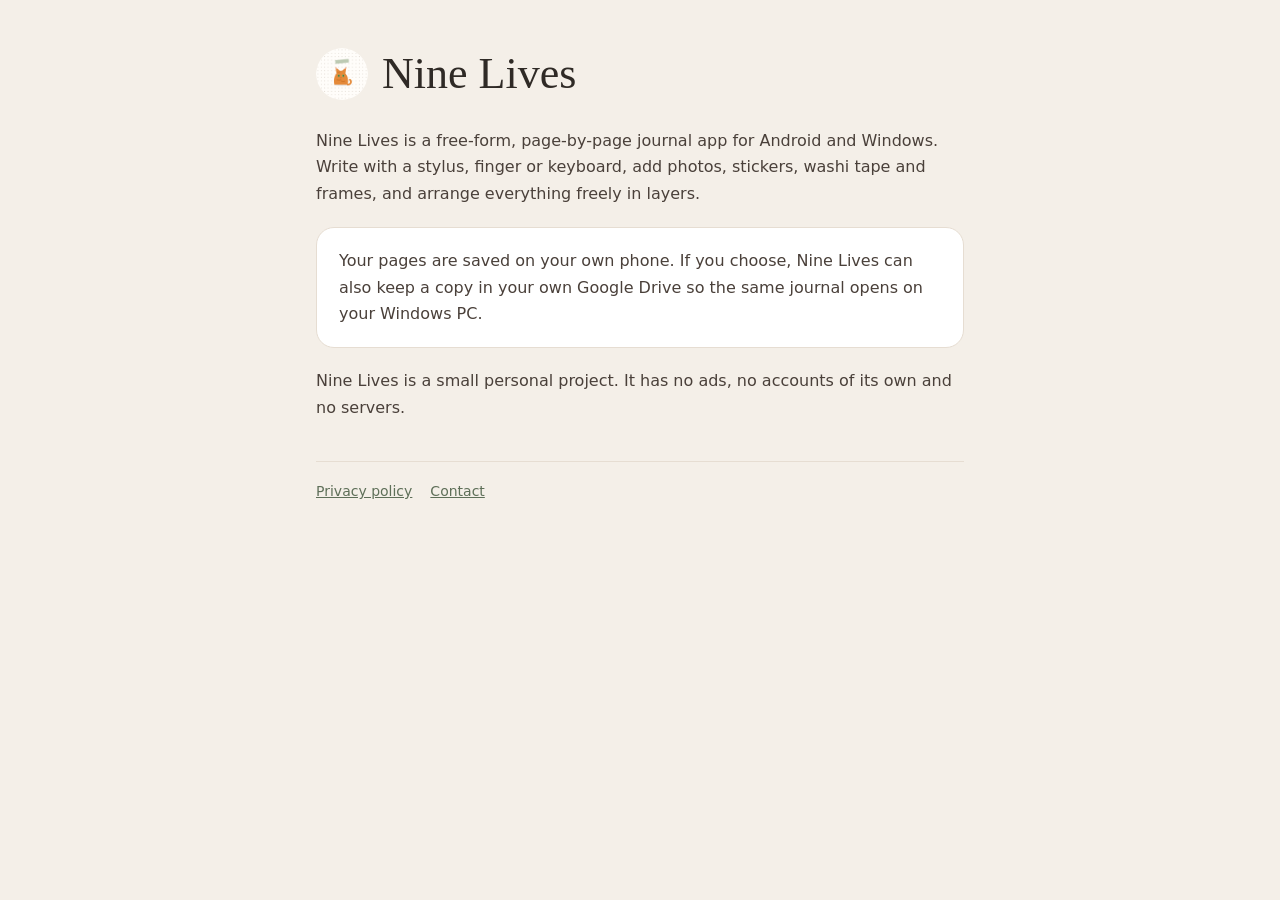
<file: index.html>
<!doctype html>
<html lang="en">
<head>
<meta charset="utf-8">
<meta name="viewport" content="width=device-width, initial-scale=1">
<title>Nine Lives</title>
<meta name="description" content="Nine Lives: a free-form, page-by-page journal app for Android and Windows.">
<link rel="icon" href="icon.png">
<link rel="stylesheet" href="style.css">
</head>
<body>
<main>
  <header><img src="icon.png" alt=""><h1>Nine Lives</h1></header>
  <p>Nine Lives is a free-form, page-by-page journal app for Android and Windows. Write with a stylus, finger or keyboard, add photos, stickers, washi tape and frames, and arrange everything freely in layers.</p>
  <div class="card">
    <p style="margin:0">Your pages are saved on your own phone. If you choose, Nine Lives can also keep a copy in your own Google Drive so the same journal opens on your Windows PC.</p>
  </div>
  <p>Nine Lives is a small personal project. It has no ads, no accounts of its own and no servers.</p>
  <nav><a href="privacy.html">Privacy policy</a><a href="mailto:tcxh14593@gmail.com">Contact</a></nav>
</main>
</body>
</html>
</file>
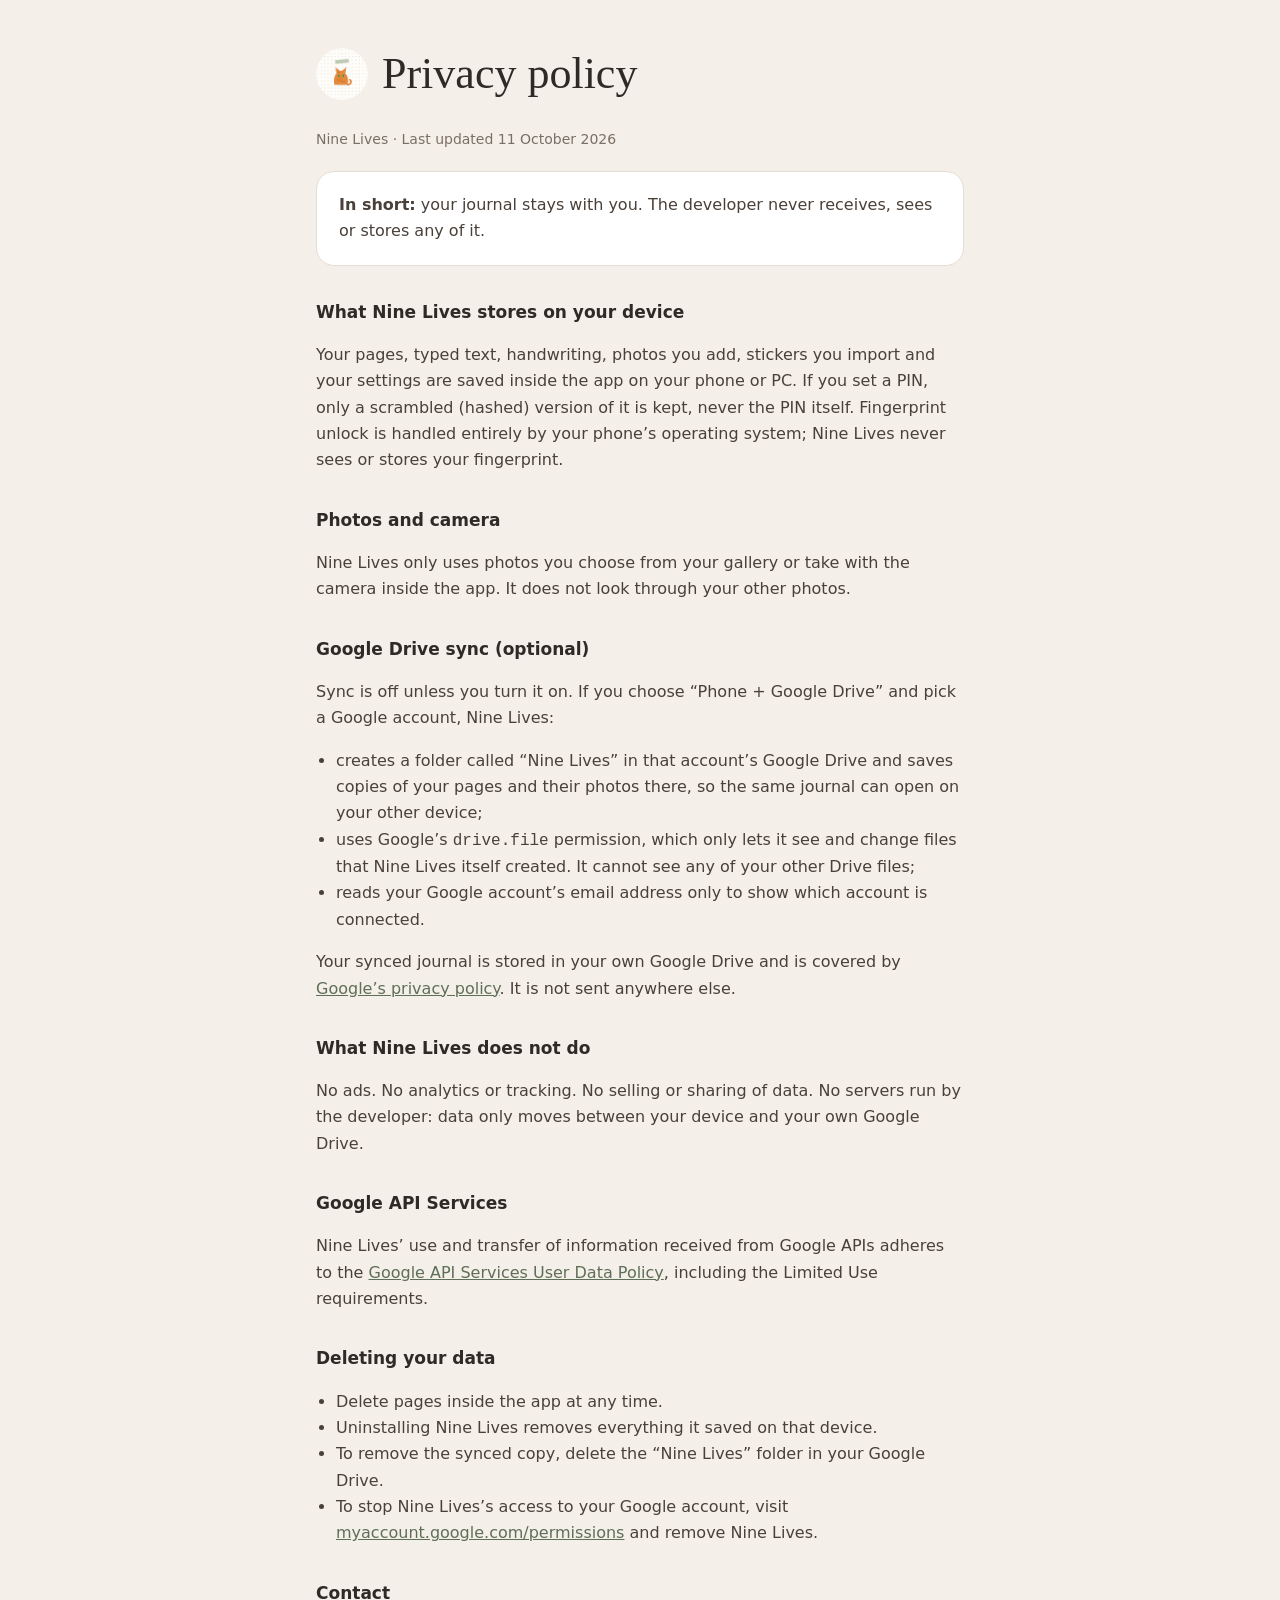
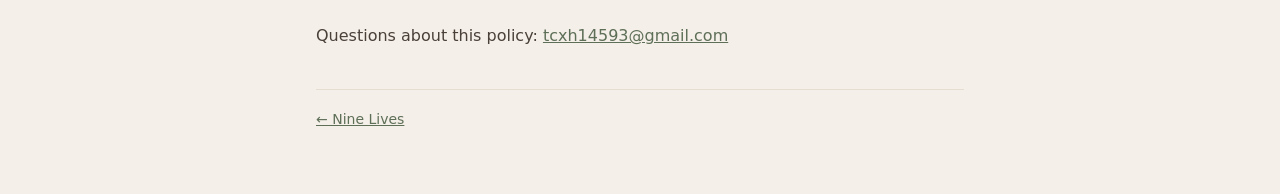
<file: privacy.html>
<!doctype html>
<html lang="en">
<head>
<meta charset="utf-8">
<meta name="viewport" content="width=device-width, initial-scale=1">
<title>Privacy policy · Nine Lives</title>
<link rel="icon" href="icon.png">
<link rel="stylesheet" href="style.css">
</head>
<body>
<main>
  <header><img src="icon.png" alt=""><h1>Privacy policy</h1></header>
  <p class="muted">Nine Lives · Last updated 11 October 2026</p>
  <div class="card"><p style="margin:0"><b>In short:</b> your journal stays with you. The developer never receives, sees or stores any of it.</p></div>

  <h2>What Nine Lives stores on your device</h2>
  <p>Your pages, typed text, handwriting, photos you add, stickers you import and your settings are saved inside the app on your phone or PC. If you set a PIN, only a scrambled (hashed) version of it is kept, never the PIN itself. Fingerprint unlock is handled entirely by your phone’s operating system; Nine Lives never sees or stores your fingerprint.</p>

  <h2>Photos and camera</h2>
  <p>Nine Lives only uses photos you choose from your gallery or take with the camera inside the app. It does not look through your other photos.</p>

  <h2>Google Drive sync (optional)</h2>
  <p>Sync is off unless you turn it on. If you choose “Phone + Google Drive” and pick a Google account, Nine Lives:</p>
  <ul>
    <li>creates a folder called “Nine Lives” in that account’s Google Drive and saves copies of your pages and their photos there, so the same journal can open on your other device;</li>
    <li>uses Google’s <code>drive.file</code> permission, which only lets it see and change files that Nine Lives itself created. It cannot see any of your other Drive files;</li>
    <li>reads your Google account’s email address only to show which account is connected.</li>
  </ul>
  <p>Your synced journal is stored in your own Google Drive and is covered by <a href="https://policies.google.com/privacy">Google’s privacy policy</a>. It is not sent anywhere else.</p>

  <h2>What Nine Lives does not do</h2>
  <p>No ads. No analytics or tracking. No selling or sharing of data. No servers run by the developer: data only moves between your device and your own Google Drive.</p>

  <h2>Google API Services</h2>
  <p>Nine Lives’ use and transfer of information received from Google APIs adheres to the <a href="https://developers.google.com/terms/api-services-user-data-policy">Google API Services User Data Policy</a>, including the Limited Use requirements.</p>

  <h2>Deleting your data</h2>
  <ul>
    <li>Delete pages inside the app at any time.</li>
    <li>Uninstalling Nine Lives removes everything it saved on that device.</li>
    <li>To remove the synced copy, delete the “Nine Lives” folder in your Google Drive.</li>
    <li>To stop Nine Lives’s access to your Google account, visit <a href="https://myaccount.google.com/permissions">myaccount.google.com/permissions</a> and remove Nine Lives.</li>
  </ul>

  <h2>Contact</h2>
  <p>Questions about this policy: <a href="mailto:tcxh14593@gmail.com">tcxh14593@gmail.com</a></p>
  <nav><a href="index.html">← Nine Lives</a></nav>
</main>
</body>
</html>
</file>
<file: style.css>
:root { --bg: #F4EFE8; --surface: #FFFFFF; --line: #E6DDD2; --text: #2F2A26; --text2: #4A403A; --muted: #7A6F66; --accent: #5E6F58; }
@media (prefers-color-scheme: dark) { :root { --bg: #1B1A1D; --surface: #242227; --line: #36333A; --text: #EDE6DE; --text2: #D9D1C8; --muted: #A79D93; --accent: #B7C7AF; } }
* { box-sizing: border-box; }
body { margin: 0; background: var(--bg); color: var(--text); font: 16px/1.65 Manrope, system-ui, -apple-system, "Segoe UI", sans-serif; }
main { max-width: 680px; margin: 0 auto; padding: 48px 16px 64px; }
header { display: flex; align-items: center; gap: 14px; margin-bottom: 28px; }
header img { width: 52px; height: 52px; border-radius: 50%; }
h1 { font-family: "Instrument Serif", Georgia, serif; font-weight: 400; font-size: 44px; line-height: 1; margin: 0; }
h2 { font-size: 17px; margin: 32px 0 6px; }
p, li { color: var(--text2); }
ul { padding-left: 20px; }
.card { background: var(--surface); border: 1px solid var(--line); border-radius: 18px; padding: 20px 22px; margin: 20px 0; }
.muted { color: var(--muted); font-size: 14px; }
a { color: var(--accent); }
nav { display: flex; gap: 18px; margin-top: 40px; padding-top: 18px; border-top: 1px solid var(--line); font-size: 14px; }
</file>
